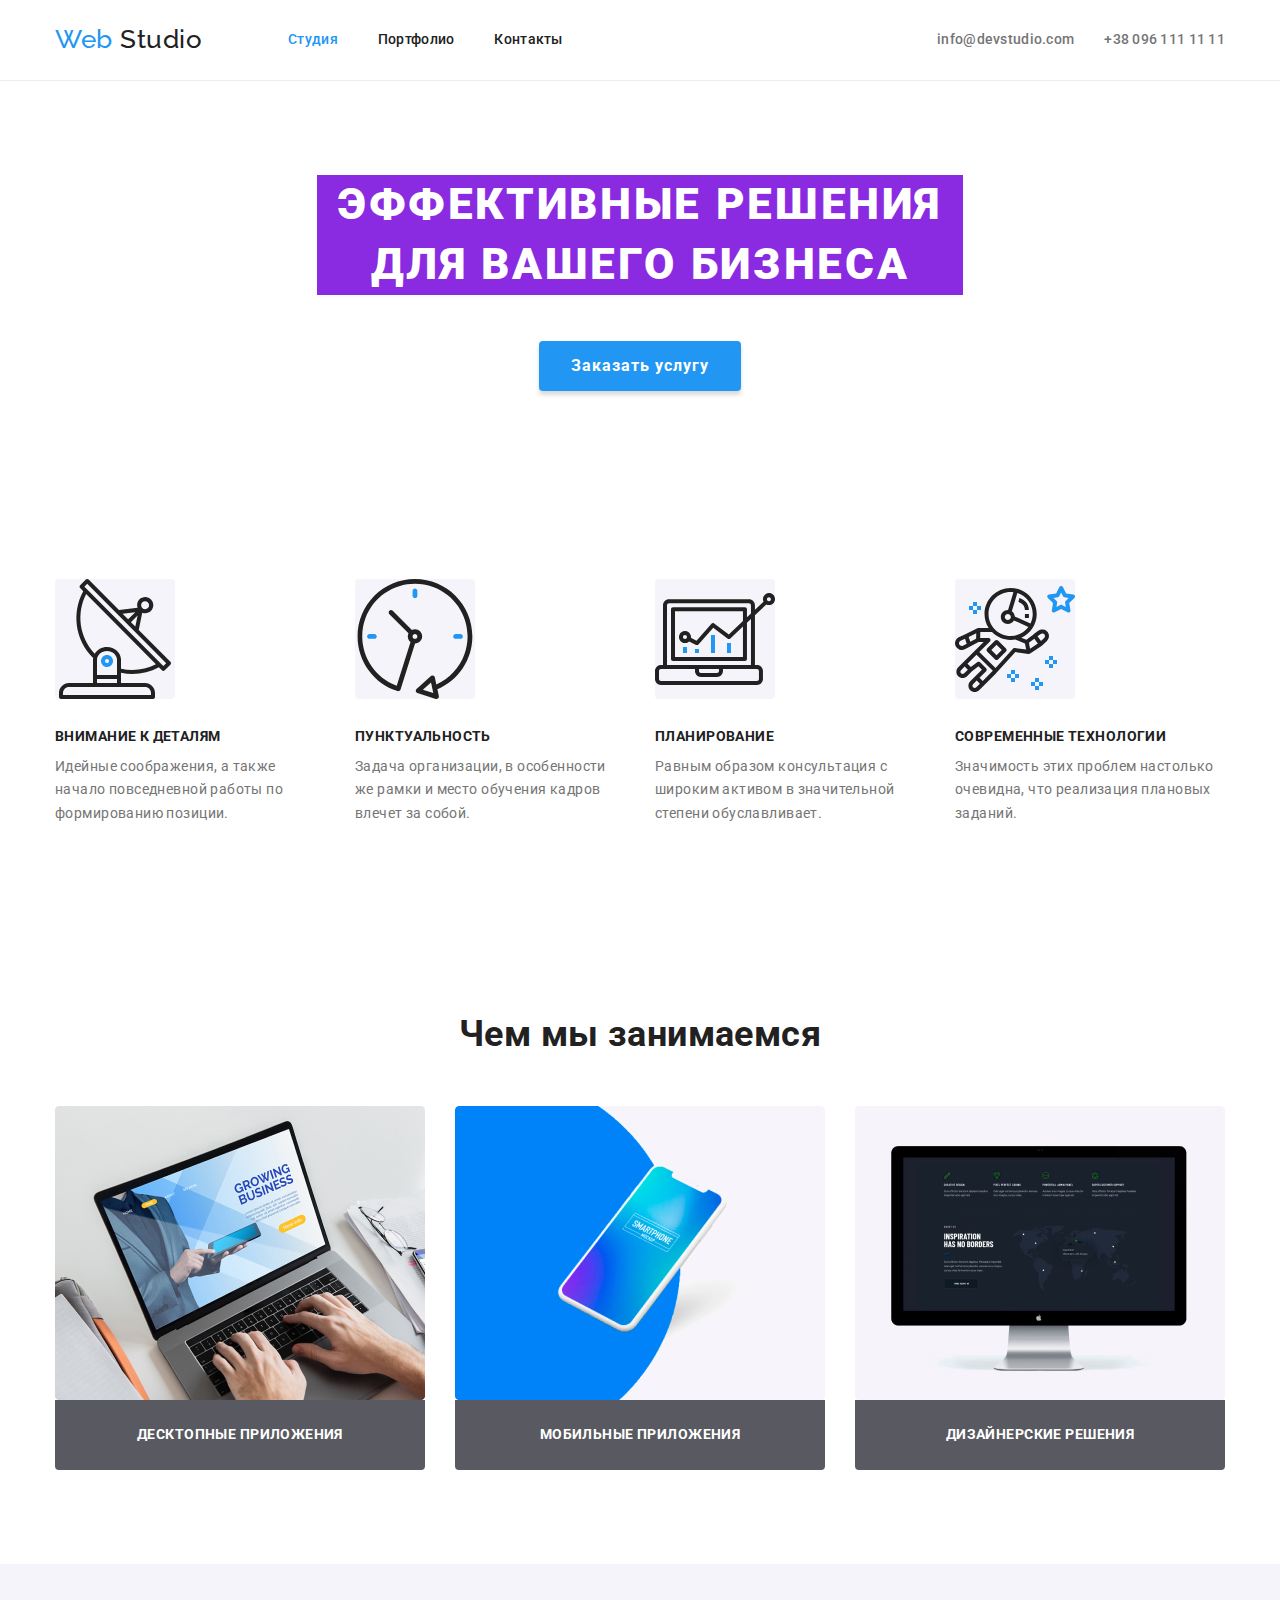
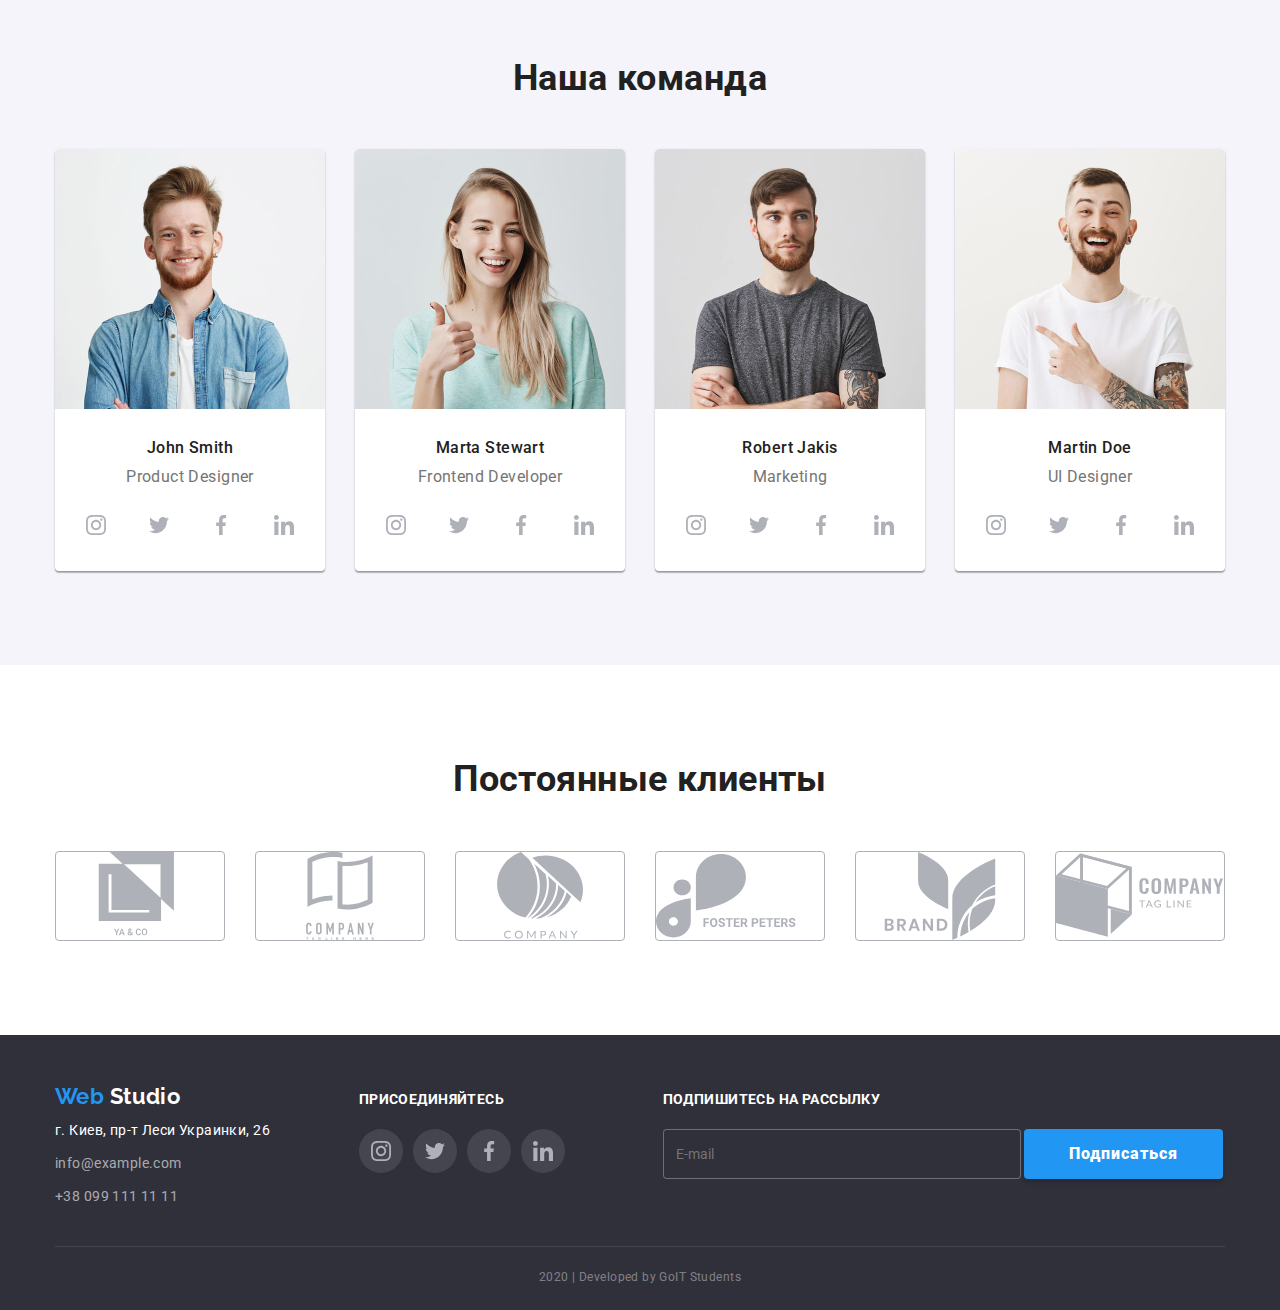
<file: index.html>
<!DOCTYPE html>
<html lang="ru">
  <head>
    <meta charset="UTF-8" />
    <meta name="viewport" content="width=device-width, initial-scale=1.0" />
    <link href="https://fonts.googleapis.com/css2?family=Raleway:wght@700&family=Roboto:wght@400;500;700;900&display=swap" rel="stylesheet" />
    <link rel="stylesheet" href="https://cdnjs.cloudflare.com/ajax/libs/modern-normalize/0.6.0/modern-normalize.min.css" />
    <link rel="stylesheet" href="./css/general.css" />
    <link rel="stylesheet" href="./css/main.css" />
    <title>Web Studio</title>
  </head>
  <body>
    <!-- header -->
    <header class="header">
      <div class="container header-menu">
        <nav class="header-nav">
          <a class="link logo" href="./index.html"> <span class="leiba">Web</span> Studio</a>
          <ul class="site-nav list">
            <li class="item">
              <a class="link current" href="./index.html">Студия</a>
            </li>
            <li class="item">
              <a class="link" href="./portfolio.html">Портфолио</a>
            </li>
            <li class="item">
              <a class="link" href="./contacts.html">Контакты</a>
            </li>
          </ul>
        </nav>
        <ul class="list contact-list">
          <li class="item">
            <a class="header-contact link" href="mailto:info@devstudio.com">info@devstudio.com</a>
          </li>
          <li class="item">
            <a class="header-contact link" href="tel:+380961111111">+38 096 111 11 11</a>
          </li>
        </ul>
      </div>
    </header>
    <!-- end header -->
    <main>
      <!-- hero -->
      <section class="hero">
        <div class="container">
          <h1 class="hero-title">Эффективные решения для вашего бизнеса</h1>
          <a class="link botton" href="#">Заказать услугу</a>
        </div>
      </section>
      <!-- end hero -->
      <!-- features -->
      <section>
        <div class="container">
          <h2 class="section-title is-hidden">Наши особенности</h2>
          <ul class="list features-list">
            <li class="card-features">
              <img class="features-img" src="./images/antenna.svg" alt="антена" />
              <h3 class="features-item">Внимание к деталям</h3>
              <p class="features-text">
                Идейные соображения, а также начало повседневной работы по формированию позиции.
              </p>
            </li>
            <li class="card-features">
              <img class="features-img" src="./images/clock.svg" alt="часы" />
              <h3 class="features-item">Пунктуальность</h3>
              <p class="features-text">
                Задача организации, в особенности же рамки и место обучения кадров влечет за собой.
              </p>
            </li>
            <li class="card-features">
              <img class="features-img" src="./images/diagram.svg" alt="диаграмма" />
              <h3 class="features-item">Планирование</h3>
              <p class="features-text">
                Равным образом консультация с широким активом в значительной степени обуславливает.
              </p>
            </li>
            <li class="card-features">
              <img class="features-img" src="./images/astronaut.svg" alt="астронафт" />
              <h3 class="features-item">Современные технологии</h3>
              <p class="features-text">
                Значимость этих проблем настолько очевидна, что реализация плановых заданий.
              </p>
            </li>
          </ul>
        </div>
      </section>
      <!-- end features -->
      <!-- work -->
      <section>
        <div class="container">
          <h2 class="section-title">Чем мы занимаемся</h2>
          <ul class="list services-list">
            <li class="item services-card">
              <img src="./images/work1.jpg" alt="компютер" width="370" height="294" />
              <h3 class="services">Десктопные приложения</h3>
            </li>
            <li class="item services-card">
              <img src="./images/work2.jpg" alt="мобильный" width="370" height="294" />
              <h3 class="services">Мобильные приложения</h3>
            </li>
            <li class="item services-card">
              <img src="./images/work3.jpg" alt="монитор" width="370" height="294" />
              <h3 class="services">Дизайнерские решения</h3>
            </li>
          </ul>
        </div>
      </section>
      <!-- end work -->
      <!-- team -->
      <section class="team">
        <div class="container">
          <h2 class="section-title">Наша команда</h2>
          <ul class="list team-list">
            <li class="card-member">
              <img class="foto-member" src="./images/team1.jpg" alt="John Smith" width="270" height="260" />
              <h3 class="team-member">John Smith</h3>
              <p class="position">Product Designer</p>
              <ul class="social-links list">
                <li>
                  <a href="#" aria-label="Instagram link"><img class="link" src="./images/social_links/Instagram.svg" alt="Инстаграм" /></a>
                </li>
                <li>
                  <a href="#" aria-label="Twitter link"><img class="link" src="./images/social_links/Twitter.svg" alt="Твиттер" /></a>
                </li>
                <li>
                  <a href="#" aria-label="Facebook link"><img class="link" src="./images/social_links/Facebook.svg" alt="Фейсбук" /></a>
                </li>
                <li>
                  <a href="#" aria-label="LinkedIn link"><img class="link" src="./images/social_links/LinkedIn.svg" alt="Линкедин" /></a>
                </li>
              </ul>
            </li>
            <li class="card-member">
              <img class="foto-member" src="./images/team2.jpg" alt="Marta Stewart" width="270" height="260" />
              <h3 class="team-member">Marta Stewart</h3>
              <p class="position">Frontend Developer</p>
              <ul class="social-links list">
                <li>
                  <a href="#" aria-label="Instagram link"><img class="link" src="./images/social_links/Instagram.svg" alt="Инстаграм" /></a>
                </li>
                <li>
                  <a href="#" aria-label="Twitter link"><img class="link" src="./images/social_links/Twitter.svg" alt="Твиттер" /></a>
                </li>
                <li>
                  <a href="#" aria-label="Facebook link"><img class="link" src="./images/social_links/Facebook.svg" alt="Фейсбук" /></a>
                </li>
                <li>
                  <a href="#" aria-label="LinkedIn link"><img class="link" src="./images/social_links/LinkedIn.svg" alt="Линкедин" /></a>
                </li>
              </ul>
            </li>
            <li class="card-member">
              <img class="foto-member" src="./images/team3.jpg" alt="Robert Jakis" width="270" height="260" />
              <h3 class="team-member">Robert Jakis</h3>
              <p class="position">Marketing</p>
              <ul class="social-links list">
                <li>
                  <a href="#" aria-label="Instagram link"><img class="link" src="./images/social_links/Instagram.svg" alt="Инстаграм" /></a>
                </li>
                <li>
                  <a href="#" aria-label="Twitter link"><img class="link" src="./images/social_links/Twitter.svg" alt="Твиттер" /></a>
                </li>
                <li>
                  <a href="#" aria-label="Facebook link"><img class="link" src="./images/social_links/Facebook.svg" alt="Фейсбук" /></a>
                </li>
                <li>
                  <a href="#" aria-label="LinkedIn link"><img class="link" src="./images/social_links/LinkedIn.svg" alt="Линкедин" /></a>
                </li>
              </ul>
            </li>
            <li class="card-member">
              <img class="foto-member" src="./images/team4.jpg" alt="Martin Doe" width="270" height="260" />
              <h3 class="team-member">Martin Doe</h3>
              <p class="position">UI Designer</p>
              <ul class="social-links list">
                <li>
                  <a href="#" aria-label="Instagram link"><img class="link" src="./images/social_links/Instagram.svg" alt="Инстаграм" /></a>
                </li>
                <li>
                  <a href="#" aria-label="Twitter link"><img class="link" src="./images/social_links/Twitter.svg" alt="Твиттер" /></a>
                </li>
                <li>
                  <a href="#" aria-label="Facebook link"><img class="link" src="./images/social_links/Facebook.svg" alt="Фейсбук" /></a>
                </li>
                <li>
                  <a href="#" aria-label="LinkedIn link"><img class="link" src="./images/social_links/LinkedIn.svg" alt="Линкедин" /></a>
                </li>
              </ul>
            </li>
          </ul>
        </div>
      </section>
      <!-- end team -->
      <!-- clients -->
      <section class="clients">
        <div class="container">
          <h2 class="section-title">Постоянные клиенты</h2>
          <ul class="list clients-list">
            <li class="item">
              <a href="#"><img class="link clients-logo" src="./images/clients/logo_1.svg" alt="компания YA&CO" /></a>
            </li>
            <li class="item">
              <a href="#"><img class="link clients-logo" src="./images/clients/logo_2.svg" alt="компания Tegline Here" /></a>
            </li>
            <li class="item">
              <a href="#"><img class="link clients-logo" src="./images/clients/logo_3.svg" alt="компания" /></a>
            </li>
            <li class="item">
              <a href="#"><img class="link clients-logo" src="./images/clients/logo_4.svg" alt="компания Foster Peters" /></a>
            </li>
            <li class="item">
              <a href="#"><img class="link clients-logo" src="./images/clients/logo_5.svg" alt="компания Brand" /></a>
            </li>
            <li class="item">
              <a href="#"><img class="link clients-logo" src="./images/clients/logo_6.svg" alt="компания Tag line" /></a>
            </li>
          </ul>
        </div>
      </section>
      <!-- end clients -->
    </main>
    <!-- footer -->
    <footer class="footer">
      <div class="container">
        <div class="footer-info">
          <div class="address-block">
            <a class="logo link" href="./index.html"> <span class="leiba">Web</span> Studio</a>
            <address>
              <ul class="list address">
                <li>
                  <p class="map-address">г. Киев, пр-т Леси Украинки, 26</p>
                </li>
                <li>
                  <a class="footer-contact link" href="mailto:info@example.com">info@example.com</a>
                </li>
                <li>
                  <a class="footer-contact link" href="tel:+380961111111">+38 099 111 11 11</a>
                </li>
              </ul>
            </address>
          </div>
          <div class="links-block">
            <b class="exhortation">Присоединяйтесь</b>
            <ul class="our social-links list">
              <li class="item">
                <a href="#" aria-label="Instagram link"><img class="link" src="./images/social_links/Instagram.svg" alt="Инстаграм" /></a>
              </li>
              <li class="item">
                <a href="#" aria-label="Twitter link"><img class="link" src="./images/social_links/Twitter.svg" alt="Твиттер" /></a>
              </li>
              <li class="item">
                <a href="#" aria-label="Facebook link"><img class="link" src="./images/social_links/Facebook.svg" alt="Фейсбук" /></a>
              </li>
              <li class="item">
                <a href="#" aria-label="LinkedIn link"><img class="link" src="./images/social_links/LinkedIn.svg" alt="Линкедин" /></a>
              </li>
            </ul>
          </div>
          <div class="exhortation-block">
            <b class="exhortation">Подпишитесь на рассылку</b>
            <form>
              <input class="input" type="email" placeholder="E-mail" />
              <button class="botton sign">Подписаться</button>
            </form>
          </div>
        </div>
        <div class="copyright-block">
          <p class="copyright">2020 | Developed by GoIT Students</p>
        </div>
      </div>
    </footer>
    <!-- end footer -->
  </body>
</html>
</file>
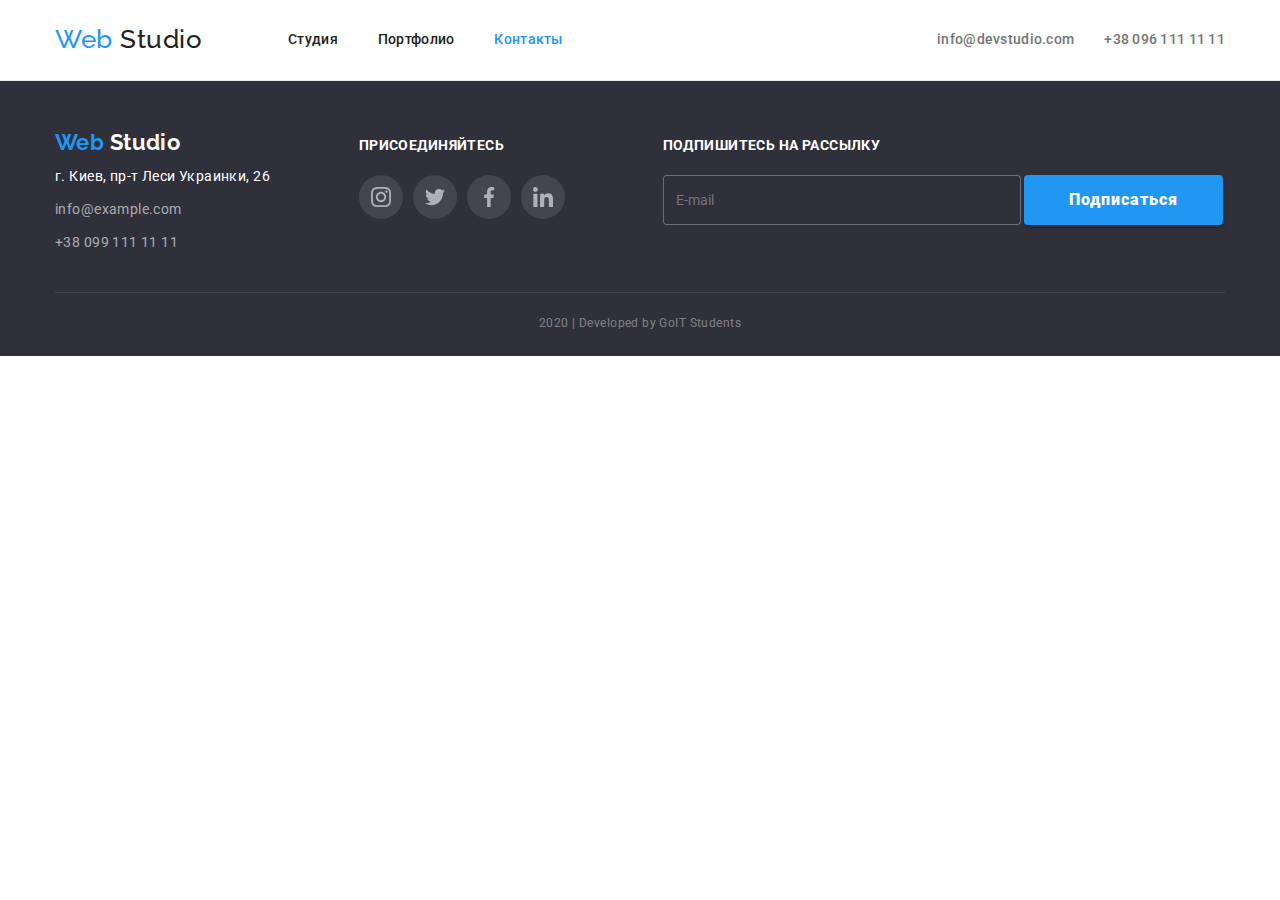
<file: contacts.html>
<!DOCTYPE html>
<html lang="ru">
  <head>
    <meta charset="UTF-8" />
    <meta name="viewport" content="width=device-width, initial-scale=1.0" />
    <link href="https://fonts.googleapis.com/css2?family=Raleway:wght@700&family=Roboto:wght@400;500;700;900&display=swap" rel="stylesheet" />
    <link rel="stylesheet" href="https://cdnjs.cloudflare.com/ajax/libs/modern-normalize/0.6.0/modern-normalize.min.css" />
    <link rel="stylesheet" href="./css/general.css" />
    <title>Web Studio</title>
  </head>

  <body>
    <!-- header -->
    <header class="header">
      <div class="container header-menu">
        <nav class="header-nav">
          <a class="link logo" href="./index.html"> <span class="leiba">Web</span> Studio</a>
          <ul class="site-nav list">
            <li class="item">
              <a class="link" href="./index.html">Студия</a>
            </li>
            <li class="item">
              <a class="link" href="./portfolio.html">Портфолио</a>
            </li>
            <li class="item">
              <a class="link current" href="./contacts.html">Контакты</a>
            </li>
          </ul>
        </nav>
        <ul class="list contact-list">
          <li class="item">
            <a class="header-contact link" href="mailto:info@devstudio.com">info@devstudio.com</a>
          </li>
          <li class="item">
            <a class="header-contact link" href="tel:+380961111111">+38 096 111 11 11</a>
          </li>
        </ul>
      </div>
    </header>
    <!-- end header -->
    <main>
      <div class="container"></div>
    </main>
    <!-- footer -->
    <footer class="footer">
      <div class="container">
        <div class="footer-info">
          <div class="address-block">
            <a class="logo link" href="./index.html"> <span class="leiba">Web</span> Studio</a>
            <address>
              <ul class="list address">
                <li>
                  <p class="map-address">г. Киев, пр-т Леси Украинки, 26</p>
                </li>
                <li>
                  <a class="footer-contact link" href="mailto:info@example.com">info@example.com</a>
                </li>
                <li>
                  <a class="footer-contact link" href="tel:+380961111111">+38 099 111 11 11</a>
                </li>
              </ul>
            </address>
          </div>
          <div class="links-block">
            <b class="exhortation">Присоединяйтесь</b>
            <ul class="our social-links list">
              <li class="item">
                <a href="#" aria-label="Instagram link"><img class="link" src="./images/social_links/Instagram.svg" alt="Инстаграм" /></a>
              </li>
              <li class="item">
                <a href="#" aria-label="Twitter link"><img class="link" src="./images/social_links/Twitter.svg" alt="Твиттер" /></a>
              </li>
              <li class="item">
                <a href="#" aria-label="Facebook link"><img class="link" src="./images/social_links/Facebook.svg" alt="Фейсбук" /></a>
              </li>
              <li class="item">
                <a href="#" aria-label="LinkedIn link"><img class="link" src="./images/social_links/LinkedIn.svg" alt="Линкедин" /></a>
              </li>
            </ul>
          </div>
          <div class="exhortation-block">
            <b class="exhortation">Подпишитесь на рассылку</b>
            <form>
              <input class="input" type="email" placeholder="E-mail" />
              <button class="botton sign">Подписаться</button>
            </form>
          </div>
        </div>
        <div class="copyright-block">
          <p class="copyright">2020 | Developed by GoIT Students</p>
        </div>
      </div>
    </footer>
    <!-- end footer -->
  </body>
</html>
</file>
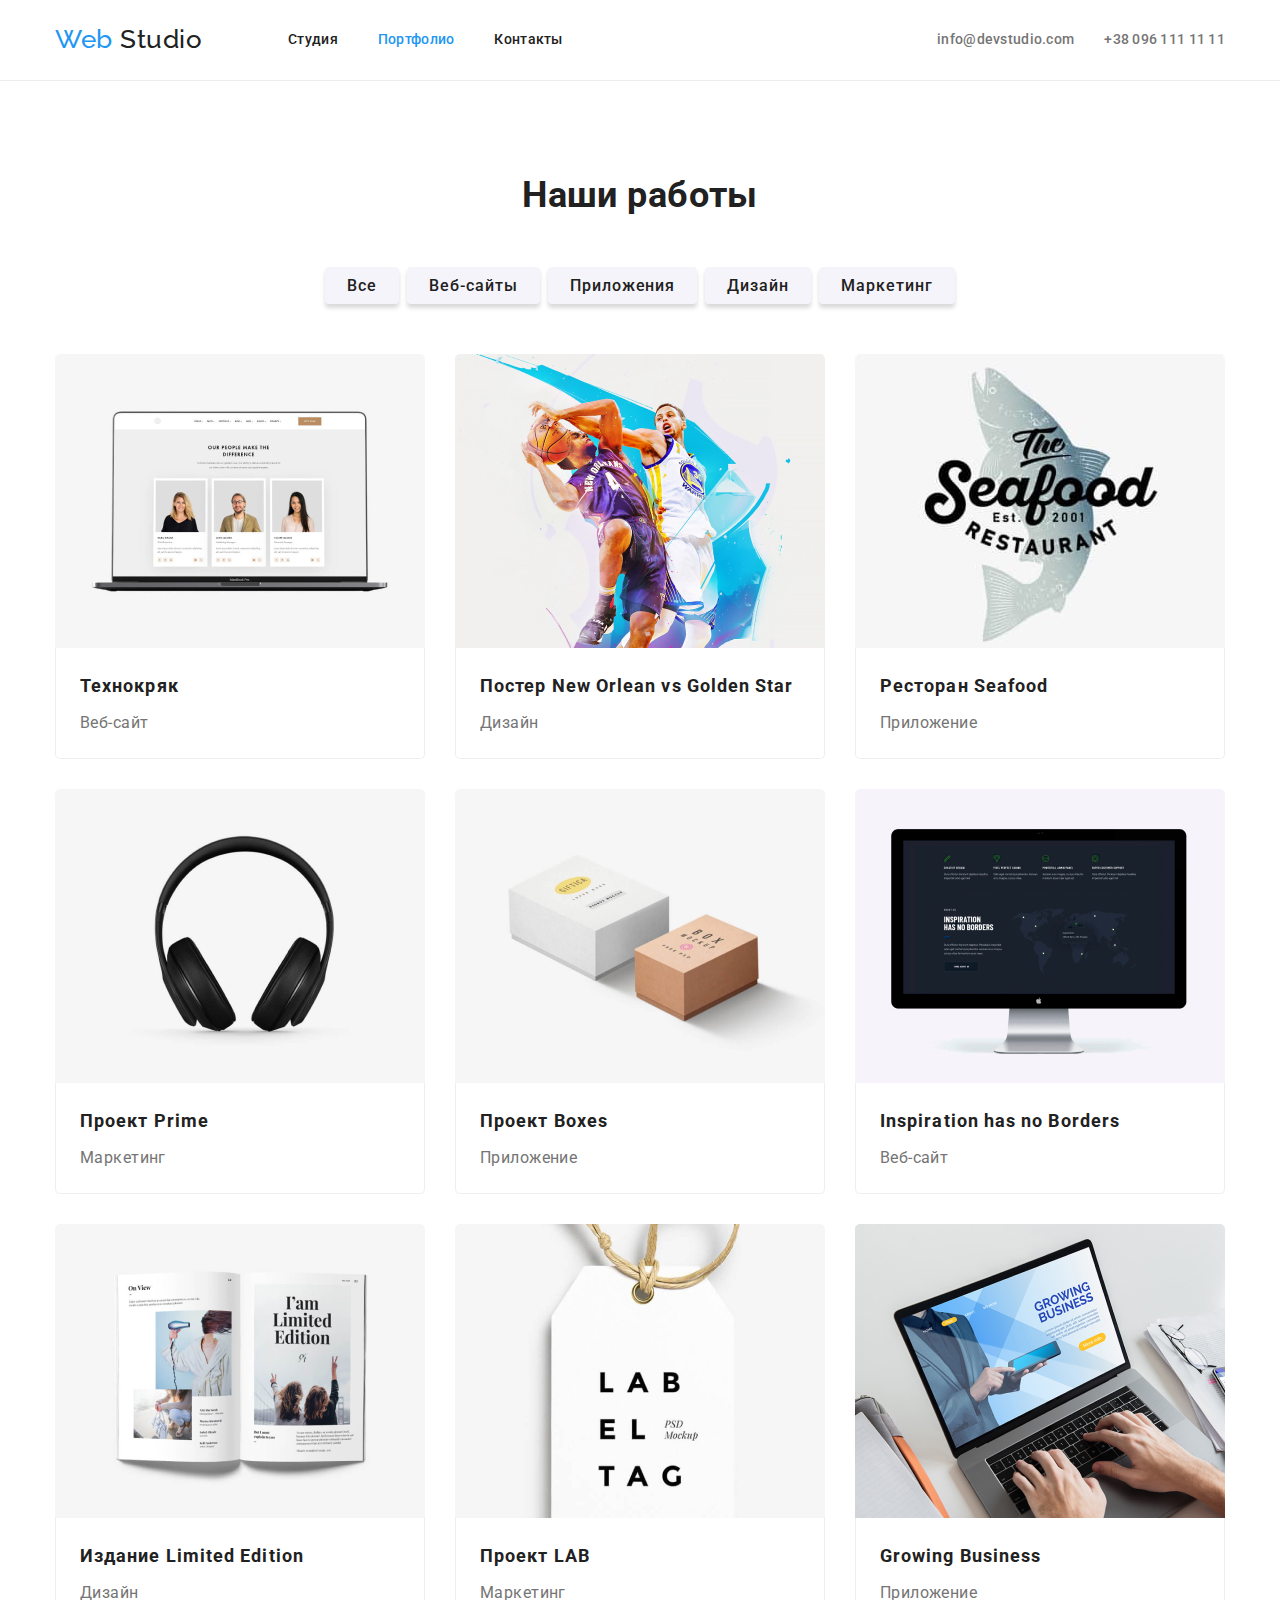
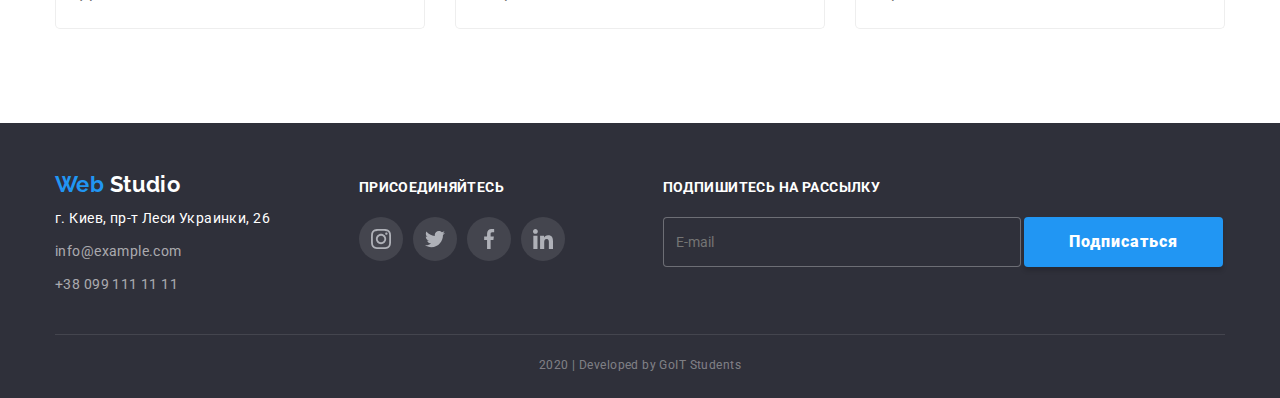
<file: portfolio.html>
<!DOCTYPE html>
<html lang="ru">
  <head>
    <meta charset="UTF-8" />
    <meta name="viewport" content="width=device-width, initial-scale=1.0" />
    <link href="https://fonts.googleapis.com/css2?family=Raleway:wght@700&family=Roboto:wght@400;500;700;900&display=swap" rel="stylesheet" />
    <link rel="stylesheet" href="https://cdnjs.cloudflare.com/ajax/libs/modern-normalize/0.6.0/modern-normalize.min.css" />
    <link rel="stylesheet" href="./css/general.css" />
    <link rel="stylesheet" href="./css/portfolio.css" />
    <title>Web Studio</title>
  </head>
  <body>
    <!-- header -->
    <header class="header">
      <div class="container header-menu">
        <nav class="header-nav">
          <a class="link logo" href="./index.html"> <span class="leiba">Web</span> Studio</a>
          <ul class="site-nav list">
            <li class="item">
              <a class="link" href="./index.html">Студия</a>
            </li>
            <li class="item">
              <a class="link current" href="./portfolio.html">Портфолио</a>
            </li>
            <li class="item">
              <a class="link" href="./contacts.html">Контакты</a>
            </li>
          </ul>
        </nav>
        <ul class="list contact-list">
          <li class="item">
            <a class="header-contact link" href="mailto:info@devstudio.com">info@devstudio.com</a>
          </li>
          <li class="item">
            <a class="header-contact link" href="tel:+380961111111">+38 096 111 11 11</a>
          </li>
        </ul>
      </div>
    </header>
    <!-- end header -->
    <main>
      <section class="portfolio">
        <div class="container">
          <h1 class="section-title">Наши работы</h1>
          <ul class="list filter">
            <li class="item"><button class="botton">Все</button></li>
            <li class="item"><button class="botton">Веб-сайты</button></li>
            <li class="item"><button class="botton">Приложения</button></li>
            <li class="item"><button class="botton">Дизайн</button></li>
            <li class="item"><button class="botton">Маркетинг</button></li>
          </ul>
          <ul class="list examples-portfolio">
            <li class="item portfolio-card">
              <a class="link" href="">
                <div>
                  <img src="./images/portfolio/portfolio1.jpg" alt="Ноутбук" width="370" height="294" />
                  <p class="portfolio-text is-hidden">
                    Технокряк это современная площадка распространения коронавируса. Компании используют эту платформу для цифрового шпионажа и атак на защищённые сервера конкурентов.
                  </p>
                </div>
                <div class="portfolio-content">
                  <h2 class="portfolio-title">Технокряк</h2>
                  <p class="portfolio-direction">Веб-сайт</p>
                </div>
              </a>
            </li>
            <li class="item portfolio-card">
              <a class="link" href="">
                <div>
                  <img src="./images/portfolio/portfolio2.jpg" alt="спортсмены" width="370" height="294" />
                  <p class="portfolio-text is-hidden">
                    Технокряк это современная площадка распространения коронавируса. Компании используют эту платформу для цифрового шпионажа и атак на защищённые сервера конкурентов.
                  </p>
                </div>
                <div class="portfolio-content">
                  <h2 class="portfolio-title">Постер New Orlean vs Golden Star</h2>
                  <p class="portfolio-direction">Дизайн</p>
                </div>
              </a>
            </li>
            <li class="item portfolio-card">
              <a class="link" href="">
                <div>
                  <img src="./images/portfolio/portfolio3.jpg" alt="Логотип ресторана" width="370" height="294" />
                  <p class="portfolio-text is-hidden">
                    Технокряк это современная площадка распространения коронавируса. Компании используют эту платформу для цифрового шпионажа и атак на защищённые сервера конкурентов.
                  </p>
                </div>
                <div class="portfolio-content">
                  <h2 class="portfolio-title">Ресторан Seafood</h2>
                  <p class="portfolio-direction">Приложение</p>
                </div>
              </a>
            </li>
            <li class="item portfolio-card">
              <a class="link" href="">
                <div>
                  <img src="./images/portfolio/portfolio4.jpg" alt="Наушники" width="370" height="294" />
                  <p class="portfolio-text is-hidden">
                    Технокряк это современная площадка распространения коронавируса. Компании используют эту платформу для цифрового шпионажа и атак на защищённые сервера конкурентов.
                  </p>
                </div>
                <div class="portfolio-content">
                  <h2 class="portfolio-title">Проект Prime</h2>
                  <p class="portfolio-direction">Маркетинг</p>
                </div>
              </a>
            </li>
            <li class="item portfolio-card">
              <a class="link" href="">
                <div>
                  <img src="./images/portfolio/portfolio5.jpg" alt="Коробки" width="370" height="294" />
                  <p class="portfolio-text is-hidden">
                    Технокряк это современная площадка распространения коронавируса. Компании используют эту платформу для цифрового шпионажа и атак на защищённые сервера конкурентов.
                  </p>
                </div>
                <div class="portfolio-content">
                  <h2 class="portfolio-title">Проект Boxes</h2>
                  <p class="portfolio-direction">Приложение</p>
                </div>
              </a>
            </li>
            <li class="item portfolio-card">
              <a class="link" href="">
                <div>
                  <img src="./images/portfolio/portfolio6.jpg" alt="Монитор" width="370" height="294" />
                  <p class="portfolio-text is-hidden">
                    Технокряк это современная площадка распространения коронавируса. Компании используют эту платформу для цифрового шпионажа и атак на защищённые сервера конкурентов.
                  </p>
                </div>
                <div class="portfolio-content">
                  <h2 class="portfolio-title">Inspiration has no Borders</h2>
                  <p class="portfolio-direction">Веб-сайт</p>
                </div>
              </a>
            </li>
            <li class="item portfolio-card">
              <a class="link" href="">
                <div>
                  <img src="./images/portfolio/portfolio7.jpg" alt="Книга" width="370" height="294" />
                  <p class="portfolio-text is-hidden">
                    Технокряк это современная площадка распространения коронавируса. Компании используют эту платформу для цифрового шпионажа и атак на защищённые сервера конкурентов.
                  </p>
                </div>
                <div class="portfolio-content">
                  <h2 class="portfolio-title">Издание Limited Edition</h2>
                  <p class="portfolio-direction">Дизайн</p>
                </div>
              </a>
            </li>
            <li class="item portfolio-card">
              <a class="link" href="">
                <div>
                  <img src="./images/portfolio/portfolio8.jpg" alt="Этикетка" width="370" height="294" />
                  <p class="portfolio-text is-hidden">
                    Технокряк это современная площадка распространения коронавируса. Компании используют эту платформу для цифрового шпионажа и атак на защищённые сервера конкурентов.
                  </p>
                </div>
                <div class="portfolio-content">
                  <h2 class="portfolio-title">Проект LAB</h2>
                  <p class="portfolio-direction">Маркетинг</p>
                </div>
              </a>
            </li>
            <li class="item portfolio-card">
              <a class="link" href="">
                <div>
                  <img src="./images/portfolio/portfolio9.jpg" alt="Ноутбук" width="370" height="294" />
                  <p class="portfolio-text is-hidden">
                    Технокряк это современная площадка распространения коронавируса. Компании используют эту платформу для цифрового шпионажа и атак на защищённые сервера конкурентов.
                  </p>
                </div>
                <div class="portfolio-content">
                  <h2 class="portfolio-title">Growing Business</h2>
                  <p class="portfolio-direction">Приложение</p>
                </div>
              </a>
            </li>
          </ul>
        </div>
      </section>
    </main>
    <!-- footer -->
    <footer class="footer">
      <div class="container">
        <div class="footer-info">
          <div class="address-block">
            <a class="logo link" href="./index.html"> <span class="leiba">Web</span> Studio</a>
            <address>
              <ul class="list address">
                <li>
                  <p class="map-address">г. Киев, пр-т Леси Украинки, 26</p>
                </li>
                <li>
                  <a class="footer-contact link" href="mailto:info@example.com">info@example.com</a>
                </li>
                <li>
                  <a class="footer-contact link" href="tel:+380961111111">+38 099 111 11 11</a>
                </li>
              </ul>
            </address>
          </div>
          <div class="links-block">
            <b class="exhortation">Присоединяйтесь</b>
            <ul class="our social-links list">
              <li class="item">
                <a href="#" aria-label="Instagram link"><img class="link" src="./images/social_links/Instagram.svg" alt="Инстаграм" /></a>
              </li>
              <li class="item">
                <a href="#" aria-label="Twitter link"><img class="link" src="./images/social_links/Twitter.svg" alt="Твиттер" /></a>
              </li>
              <li class="item">
                <a href="#" aria-label="Facebook link"><img class="link" src="./images/social_links/Facebook.svg" alt="Фейсбук" /></a>
              </li>
              <li class="item">
                <a href="#" aria-label="LinkedIn link"><img class="link" src="./images/social_links/LinkedIn.svg" alt="Линкедин" /></a>
              </li>
            </ul>
          </div>
          <div class="exhortation-block">
            <b class="exhortation">Подпишитесь на рассылку</b>
            <form>
              <input class="input" type="email" placeholder="E-mail" />
              <button class="botton sign">Подписаться</button>
            </form>
          </div>
        </div>
        <div class="copyright-block">
          <p class="copyright">2020 | Developed by GoIT Students</p>
        </div>
      </div>
    </footer>
    <!-- end footer -->
  </body>
</html>
</file>
<file: css/general.css>
:root {
  --primary-text-color: #757575;
  --title-text-color: #212121;
  --accent-color: #2196f3;
  --primary-white-color: #ffffff;
  --secondary-bg-color: #f5f4fa;
}

/* MAIN */
body {
  color: var(--primary-text-color);
  background-color: var(--primary-white-color);
  font-family: Roboto, sans-serif;
  font-size: 14px;
  letter-spacing: 0.03em;
}

section {
  padding-top: 94px;
  padding-bottom: 94px;
}

img {
  display: block;
  max-width: 100%;
  height: auto;
}

.container {
  margin-left: auto;
  margin-right: auto;
  width: 1200px;
  padding-left: 15px;
  padding-right: 15px;
}

.list {
  list-style: none;
  padding: 0;
  margin: 0;
}

.link {
  text-decoration: none;
  display: block;
}

.is-hidden {
  display: none;
}

.botton {
  color: var(--primary-white-color);
  background-color: var(--accent-color);
  font-weight: 700;
  font-size: 16px;
  line-height: 1.88;
  letter-spacing: 0.06em;
  display: inline-block;
  padding: 10px 32px;
  border-radius: 4px;
  border: none;
  box-shadow: 0px 4px 4px rgba(0, 0, 0, 0.15);
}

.botton:hover {
  background-color: var(--primary-white-color);
  color: var(--accent-color);
}

.section-title {
  color: var(--title-text-color);
  font-size: 36px;
  font-weight: 700;
  line-height: 1.16;
  text-align: center;
  margin-top: 0;
  margin-bottom: 50px;
}

.social-links {
  display: flex;
  justify-content: space-evenly;
}

.social-links .link {
  border-radius: 50%;
}

.social-links .link:hover,
.social-links .link:focus {
  background-color: var(--accent-color);
}
/* end MAIN */

/* HEADER */
.header {
  border-bottom: 1px solid #ececec;
}

.header-menu {
  display: flex;
}

.logo {
  font-family: Raleway, sans-serif;
  font-size: 26px;
  font-weight: 700;
  line-height: 1.2;
  padding-top: 24px;
  padding-bottom: 24px;
}

.leiba {
  color: var(--accent-color);
}

.header-nav {
  display: flex;
  align-items: center;
}

.header-nav .link {
  color: var(--title-text-color);
  font-weight: 500;
  line-height: 1.14;
  letter-spacing: 0.02em;
}

.site-nav .link:hover,
.site-nav .link:focus {
  color: var(--accent-color);
}

.link.current {
  color: var(--accent-color);
}

.site-nav {
  display: flex;
  margin-left: 86px;
}

.site-nav .link {
  display: block;
  padding-top: 32px;
  padding-bottom: 32px;
}

.site-nav .item + .item {
  margin-left: 40px;
}

.contact-list {
  display: flex;
  margin-left: auto;
}

.contact-list .item + .item {
  margin-left: 30px;
}

.contact-list .link {
  display: block;
  padding-top: 32px;
  padding-bottom: 32px;
}

.header-contact {
  color: var(--primary-text-color);
  font-weight: 500;
  line-height: 1.14;
  letter-spacing: 0.02em;
}

.header-contact:hover,
.header-contact:focus {
  color: var(--accent-color);
}
/* end HEADER */

/* FOOTER */
.footer {
  background-color: #2f303a;
  color: var(--primary-white-color);
}

.footer-info {
  display: flex;
  padding-top: 48px;
  padding-bottom: 28px;
  align-items: baseline;
}

.address-block {
  margin-top: 0;
  margin-right: 30px;
  width: calc((100% - 30px * 2) / 12 * 3);
}

.footer .logo {
  color: var(--primary-white-color);
  font-size: 22px;
  padding-top: 0;
  padding-bottom: 0;
  display: block;
  margin-bottom: 10px;
}

.address {
  line-height: 1.7;
  font-style: normal;
}

.map-address {
  margin-top: 0;
  margin-bottom: 9px;
}

.footer-contact {
  color: rgba(255, 255, 255, 0.6);
  display: block;
  margin-bottom: 9px;
}

.footer-contact:hover,
.footer-contact:focus {
  color: var(--accent-color);
}

.links-block {
  margin-right: 30px;
  width: calc((100% - 30px * 2) / 12 * 3);
}

.our.social-links {
  justify-content: flex-start;
  flex-wrap: wrap;
}

.our .item:not(:last-child) {
  margin-right: 10px;
}

.our .link {
  background-color: rgba(255, 255, 255, 0.1);
}

.exhortation-block {
  width: calc((100% - 30px) / 12 * 6);
}

.exhortation {
  font-weight: 700;
  line-height: 1.14;
  text-transform: uppercase;
  display: block;
  margin-bottom: 21px;
}

.input {
  background-color: #2f303a;
  color: var(--primary-white-color);
  width: 358px;
  height: 50px;
  border: 1px solid rgba(255, 255, 255, 0.3);
  border-radius: 4px;
  padding-left: 12px;
}

.sign {
  font-weight: 900;
  padding: 10px 45px;
}

.copyright-block {
  border-top: 1px solid rgba(255, 255, 255, 0.1);
}

.copyright {
  color: rgba(255, 255, 255, 0.4);
  font-size: 12px;
  line-height: 2;
  text-align: center;
  display: block;
  padding-top: 18px;
  padding-bottom: 21px;
  margin-top: 0;
  margin-bottom: 0;
}
/* end FOOTER */
</file>
<file: css/main.css>
/* HERO */
.hero {
  text-align: center;
}

.hero-title {
  margin-top: 0;
  margin-bottom: 46px;
  max-width: 646px;
  margin-left: auto;
  margin-right: auto;

  color: var(--primary-white-color);
  background-color: blueviolet;
  font-weight: 900;
  font-size: 44px;
  line-height: 1.36;
  letter-spacing: 0.06em;
  text-transform: uppercase;
}
/* end HERO */

/* FEATURES */
.features-list {
  display: flex;
  align-items: center;
}

.card-features {
  width: calc((100% - 30px * 3) / 4);
}

.card-features:not(:last-child) {
  margin-right: 30px;
}

.features-item {
  color: var(--title-text-color);
  font-weight: 700;
  font-size: 14px;
  line-height: 1.14;
  text-transform: uppercase;
  margin-top: 30px;
  margin-bottom: 0;
}

.features-img {
  background-color: var(--secondary-bg-color);
  border-radius: 4px;
  overflow: hidden;
  height: 120px;
}

.features-img:hover {
  background-color: var(--accent-color);
}

.features-text {
  line-height: 1.7;
  margin-top: 10px;
  margin-bottom: 0;
}
/* end FEATURES */

/* WORK */
.services-list {
  display: flex;
  align-items: center;
}

.services-list .item + .item {
  margin-left: 30px;
}

.services-card {
  width: 370px;
  border-radius: 4px;
  overflow: hidden;
}

.services {
  background-color: rgba(47, 48, 58, 0.8);
  color: var(--primary-white-color);
  font-weight: 700;
  font-size: 14px;
  line-height: 1.14;
  text-transform: uppercase;
  text-align: center;
  margin-top: 0px;
  margin-bottom: 0px;
  padding-top: 27px;
  padding-bottom: 27px;
}
/* end WORK */

/* OUR TEAM */
.team {
  background-color: var(--secondary-bg-color);
}

.team-list {
  display: flex;
}

.card-member {
  background-color: var(--primary-white-color);
  border-radius: 4px;
  width: calc((100% - 30px * 3) / 4);
  box-shadow: 0px 2px 1px rgba(0, 0, 0, 0.2), 0px 1px 1px rgba(0, 0, 0, 0.14), 0px 1px 3px rgba(0, 0, 0, 0.12);
  overflow: hidden;
}

.card-member:not(:last-child) {
  margin-right: 30px;
}

.foto-member {
  margin-bottom: 30px;
}

.team-member {
  color: var(--title-text-color);
  font-weight: 500;
  font-size: 16px;
  line-height: 1.18;
  text-align: center;
  margin-top: 0;
  margin-bottom: 10px;
}

.position {
  font-size: 16px;
  line-height: 1.18;
  text-align: center;
  margin-top: 0;
  margin-bottom: 16px;
}

.card-member .social-links {
  margin-bottom: 24px;
}
/* end OUR TEAM  */

/* CLIENTS */
.clients-list {
  display: flex;
  margin: -15px;
  /* outline: 2px solid tomato; */
}

.clients-logo {
  margin: 15px;
  width: 170px;
  height: 90px;
  border: 1px solid #afb1b8;
  border-radius: 4px;
  /* outline: 2px solid teal; */
}

.clients .link:hover,
.clients .link:focus {
  background-color: var(--accent-color);
}
/* end CLIENTS */
</file>
<file: css/portfolio.css>
/* FILTER */
.filter {
  display: flex;
  margin-bottom: 50px;
  justify-content: center;
}

.filter .item:not(:last-child) {
  margin-right: 8px;
}

.portfolio .botton {
  color: var(--title-text-color);
  background-color: var(--secondary-bg-color);
  font-weight: 500;
  line-height: 1.6;
  padding: 6px 22px;
}

.portfolio .botton:hover,
.portfolio .botton:focus {
  color: var(--primary-white-color);
  background-color: var(--accent-color);
}
/* end FILTER */

/* PORTFOLIO */
.examples-portfolio {
  display: flex;
  flex-wrap: wrap;
  align-items: center;
}

.portfolio-card {
  width: calc((100% - 30px * 2) / 3);
  margin-right: 30px;
  margin-bottom: 30px;
}

.examples-portfolio .item:hover,
.examples-portfolio .item:focus {
  box-shadow: 1px 4px 6px rgba(0, 0, 0, 0.16), 0px 4px 4px rgba(0, 0, 0, 0.06), 0px 1px 1px rgba(0, 0, 0, 0.12);
}

.examples-portfolio .item:nth-child(3n) {
  margin-right: 0;
}

.examples-portfolio .item:nth-last-child(-n + 3) {
  margin-bottom: 0;
}

.portfolio-content {
  padding-top: 20px;
  padding-bottom: 20px;
  padding-left: 24px;
  padding-right: 24px;
  border-left: 1px solid #eeeeee;
  border-right: 1px solid #eeeeee;
  border-bottom: 1px solid #eeeeee;
  border-bottom-right-radius: 5px;
  border-bottom-left-radius: 5px;
  overflow: hidden;
}

.portfolio-title {
  color: var(--title-text-color);
  font-weight: 700;
  font-size: 18px;
  line-height: 2;
  letter-spacing: 0.06em;
  margin-top: 0px;
  margin-bottom: 4px;
}

.portfolio-direction {
  color: var(--primary-text-color);
  font-size: 16px;
  line-height: 1.87;
  margin-top: 0;
  margin-bottom: 0;
}

.portfolio-text {
  color: var(--primary-white-color);
  background-color: var(--accent-color);
  font-size: 18px;
  line-height: 1.55;
  margin-top: 0;
  margin-bottom: 0;
}
/* end PORTFOLIO */
</file>
